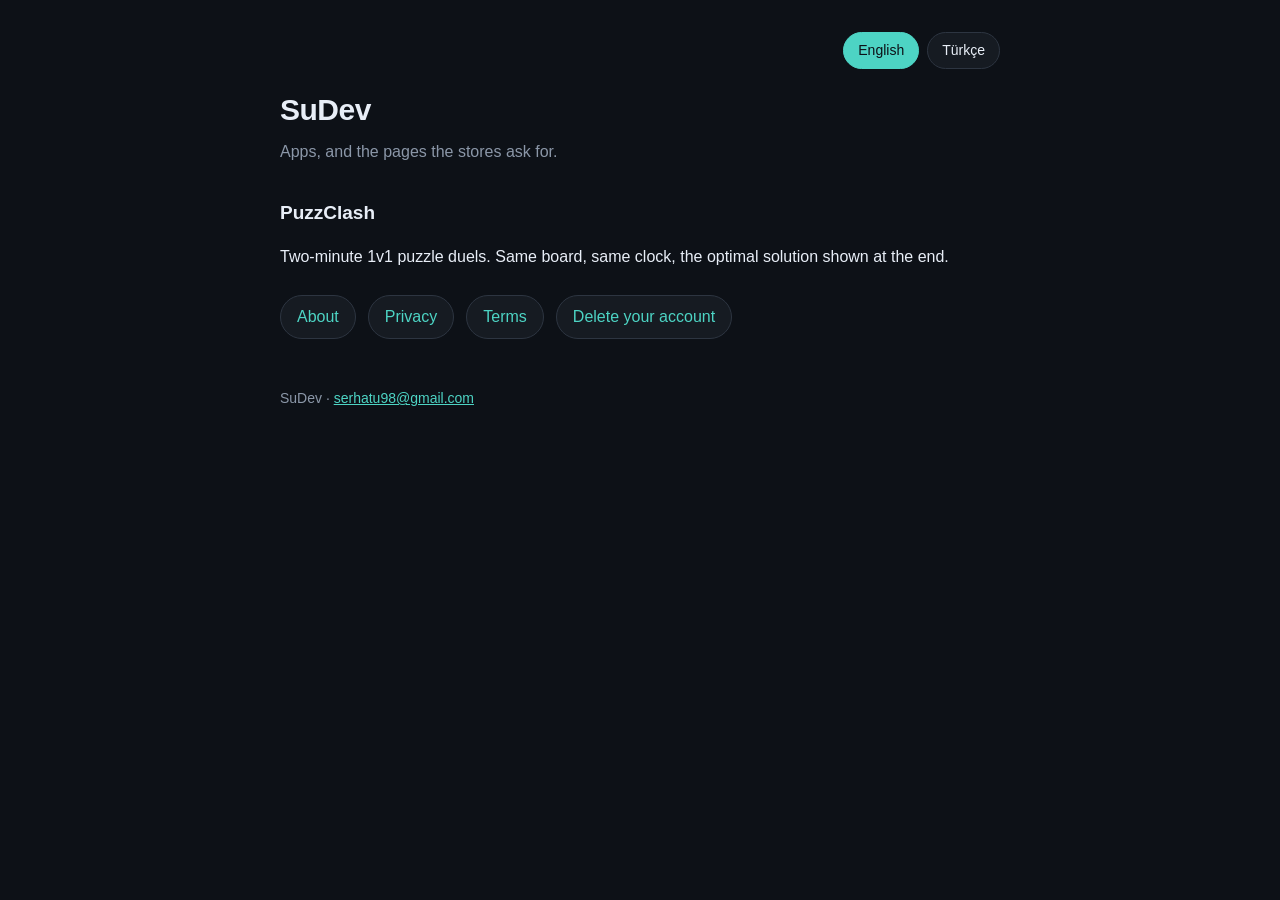
<file: index.html>
<!doctype html>
<html lang="en">
<head>
<meta charset="utf-8">
<meta name="viewport" content="width=device-width, initial-scale=1">
<title>SuDev</title>
<meta name="description" content="Apps by SuDev. Support, privacy policies and account deletion.">
<link rel="icon" href="favicon.png">
<link rel="stylesheet" href="style.css">
<script src="lang.js"></script>
</head>
<body>
<main>
  <div class="langs">
    <button data-set="en" type="button">English</button>
    <button data-set="tr" type="button">Türkçe</button>
  </div>

  <h1>SuDev</h1>

  <div data-lang="en">
    <p class="tagline">Apps, and the pages the stores ask for.</p>
    <h2>PuzzClash</h2>
    <p>Two-minute 1v1 puzzle duels. Same board, same clock, the optimal solution shown at the end.</p>
    <nav>
      <a href="puzzclash/">About</a>
      <a href="puzzclash/privacy.html">Privacy</a>
      <a href="puzzclash/terms.html">Terms</a>
      <a href="puzzclash/delete-account.html">Delete your account</a>
    </nav>
  </div>

  <div data-lang="tr">
    <p class="tagline">Uygulamalar ve mağazaların istediği sayfalar.</p>
    <h2>PuzzClash</h2>
    <p>İki dakikalık 1v1 bulmaca düelloları. Aynı tahta, aynı süre, optimal çözüm sonda.</p>
    <nav>
      <a href="puzzclash/">Tanıtım</a>
      <a href="puzzclash/privacy.html">Gizlilik</a>
      <a href="puzzclash/terms.html">Koşullar</a>
      <a href="puzzclash/delete-account.html">Hesabını sil</a>
    </nav>
  </div>

  <footer>SuDev &middot; <a href="mailto:serhatu98@gmail.com">serhatu98@gmail.com</a></footer>
</main>
</body>
</html>
</file>
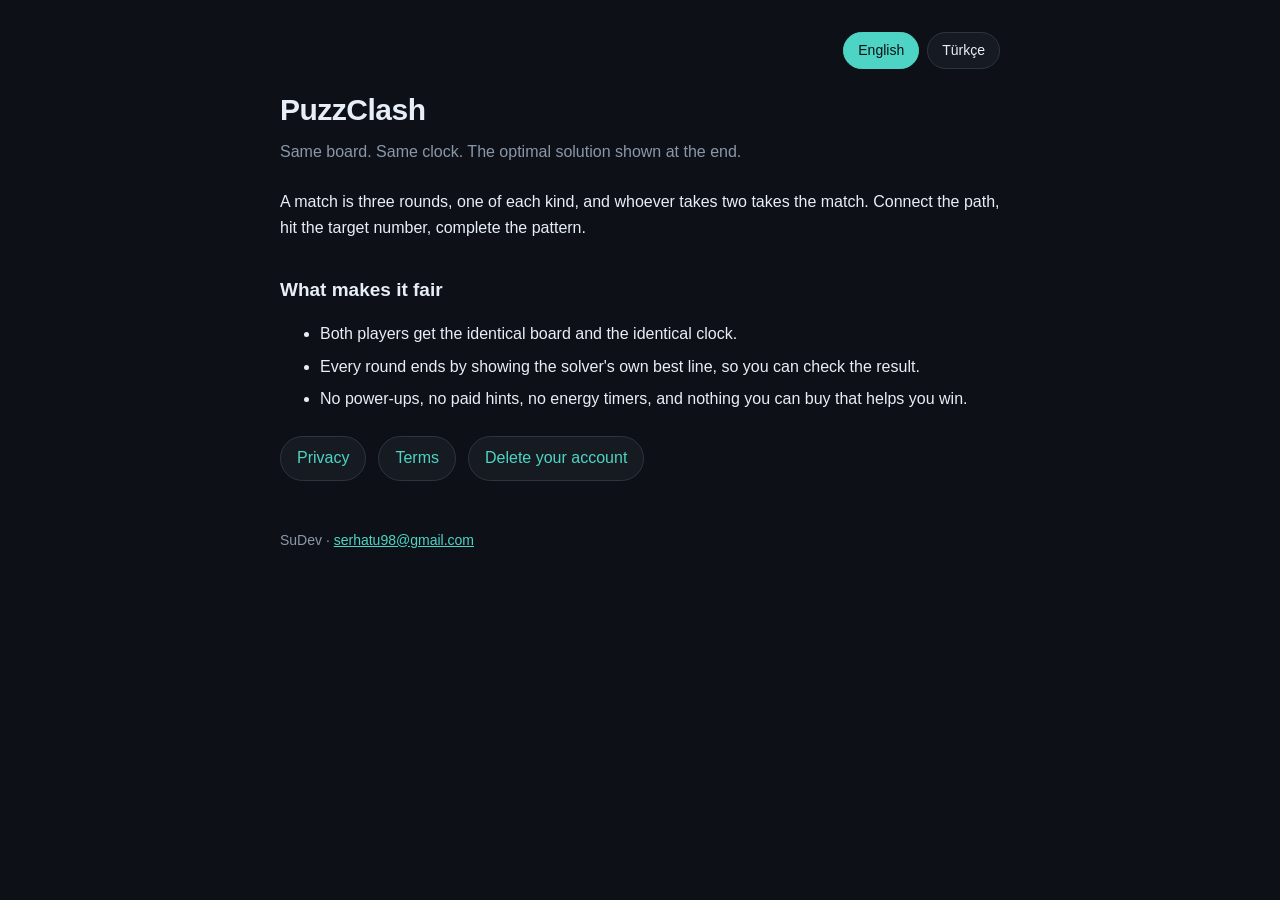
<file: puzzclash/index.html>
<!doctype html>
<html lang="en">
<head>
<meta charset="utf-8">
<meta name="viewport" content="width=device-width, initial-scale=1">
<title>PuzzClash</title>
<meta name="description" content="Two-minute 1v1 puzzle duels. Same board, same clock, optimal solution shown at the end.">
<link rel="icon" href="favicon.png">
<link rel="stylesheet" href="style.css">
<script src="lang.js"></script>
</head>
<body>
<main>
  <div class="langs">
    <button data-set="en" type="button">English</button>
    <button data-set="tr" type="button">Türkçe</button>
  </div>

  <h1>PuzzClash</h1>

  <div data-lang="en">
    <p class="tagline">Same board. Same clock. The optimal solution shown at the end.</p>
    <p>
      A match is three rounds, one of each kind, and whoever takes two takes the match.
      Connect the path, hit the target number, complete the pattern.
    </p>
    <h2>What makes it fair</h2>
    <ul>
      <li>Both players get the identical board and the identical clock.</li>
      <li>Every round ends by showing the solver's own best line, so you can check the result.</li>
      <li>No power-ups, no paid hints, no energy timers, and nothing you can buy that helps you win.</li>
    </ul>
    <nav>
      <a href="privacy.html">Privacy</a>
      <a href="terms.html">Terms</a>
      <a href="delete-account.html">Delete your account</a>
    </nav>
  </div>

  <div data-lang="tr">
    <p class="tagline">Aynı tahta. Aynı süre. Optimal çözüm sonda.</p>
    <p>
      Bir maç üç raunttur, her türden bir tane, ikisini alan maçı alır.
      Yolu bağla, hedef sayıya ulaş, deseni tamamla.
    </p>
    <h2>Adaleti sağlayan ne</h2>
    <ul>
      <li>İki oyuncu birebir aynı tahtayı ve aynı süreyi alır.</li>
      <li>Her raund, çözücünün kendi en iyi çizgisini göstererek biter; sonucu kendin kontrol edersin.</li>
      <li>Güçlendirme yok, ücretli ipucu yok, enerji beklemesi yok, kazanmana yarayan satın alınabilir hiçbir şey yok.</li>
    </ul>
    <nav>
      <a href="privacy.html">Gizlilik</a>
      <a href="terms.html">Koşullar</a>
      <a href="delete-account.html">Hesabını sil</a>
    </nav>
  </div>

  <footer>SuDev &middot; <a href="mailto:serhatu98@gmail.com">serhatu98@gmail.com</a></footer>
</main>
</body>
</html>
</file>
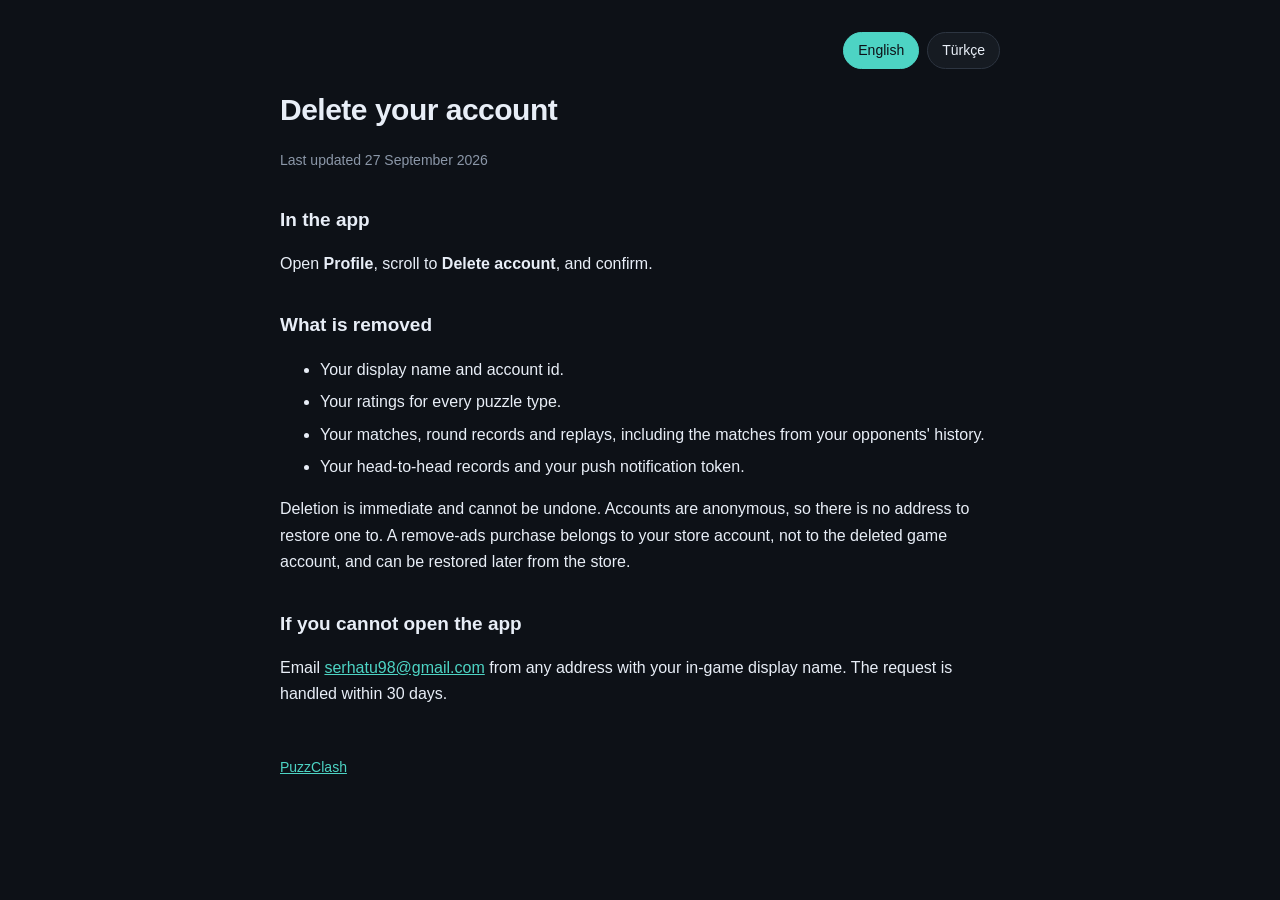
<file: puzzclash/delete-account.html>
<!doctype html>
<html lang="en">
<head>
<meta charset="utf-8">
<meta name="viewport" content="width=device-width, initial-scale=1">
<title>PuzzClash - Delete your account</title>
<link rel="icon" href="favicon.png">
<link rel="stylesheet" href="style.css">
<script src="lang.js"></script>
</head>
<body>
<main>
  <div class="langs">
    <button data-set="en" type="button">English</button>
    <button data-set="tr" type="button">Türkçe</button>
  </div>

  <div data-lang="en">
    <h1>Delete your account</h1>
    <p class="updated">Last updated 27 September 2026</p>

    <h2>In the app</h2>
    <p>Open <strong>Profile</strong>, scroll to <strong>Delete account</strong>, and confirm.</p>

    <h2>What is removed</h2>
    <ul>
      <li>Your display name and account id.</li>
      <li>Your ratings for every puzzle type.</li>
      <li>Your matches, round records and replays, including the matches from your opponents' history.</li>
      <li>Your head-to-head records and your push notification token.</li>
    </ul>
    <p>
      Deletion is immediate and cannot be undone. Accounts are anonymous, so there is no address to
      restore one to. A remove-ads purchase belongs to your store account, not to the deleted game
      account, and can be restored later from the store.
    </p>

    <h2>If you cannot open the app</h2>
    <p>
      Email <a href="mailto:serhatu98@gmail.com">serhatu98@gmail.com</a> from any address with your
      in-game display name. The request is handled within 30 days.
    </p>
  </div>

  <div data-lang="tr">
    <h1>Hesabını sil</h1>
    <p class="updated">Son güncelleme 27 Eylül 2026</p>

    <h2>Uygulamadan</h2>
    <p><strong>Profil</strong>'i aç, <strong>Hesabı sil</strong>'e in ve onayla.</p>

    <h2>Neler kaldırılır</h2>
    <ul>
      <li>Görünen adınız ve hesap kimliğiniz.</li>
      <li>Her bulmaca türü için puanlarınız.</li>
      <li>Maçlarınız, raund kayıtlarınız ve tekrarlarınız; bu maçlar rakiplerinizin geçmişinden de silinir.</li>
      <li>Baş-başa kayıtlarınız ve bildirim anahtarınız.</li>
    </ul>
    <p>
      Silme anında gerçekleşir ve geri alınamaz. Hesaplar anonim olduğu için geri yüklenecek bir
      adres yoktur. Reklam kaldırma satın alımı silinen oyun hesabına değil mağaza hesabınıza aittir
      ve daha sonra mağazadan geri yüklenebilir.
    </p>

    <h2>Uygulamayı açamıyorsanız</h2>
    <p>
      Herhangi bir adresten <a href="mailto:serhatu98@gmail.com">serhatu98@gmail.com</a> adresine
      oyun içi görünen adınızla yazın. Talep 30 gün içinde işlenir.
    </p>
  </div>

  <footer><a href="index.html">PuzzClash</a></footer>
</main>
</body>
</html>
</file>
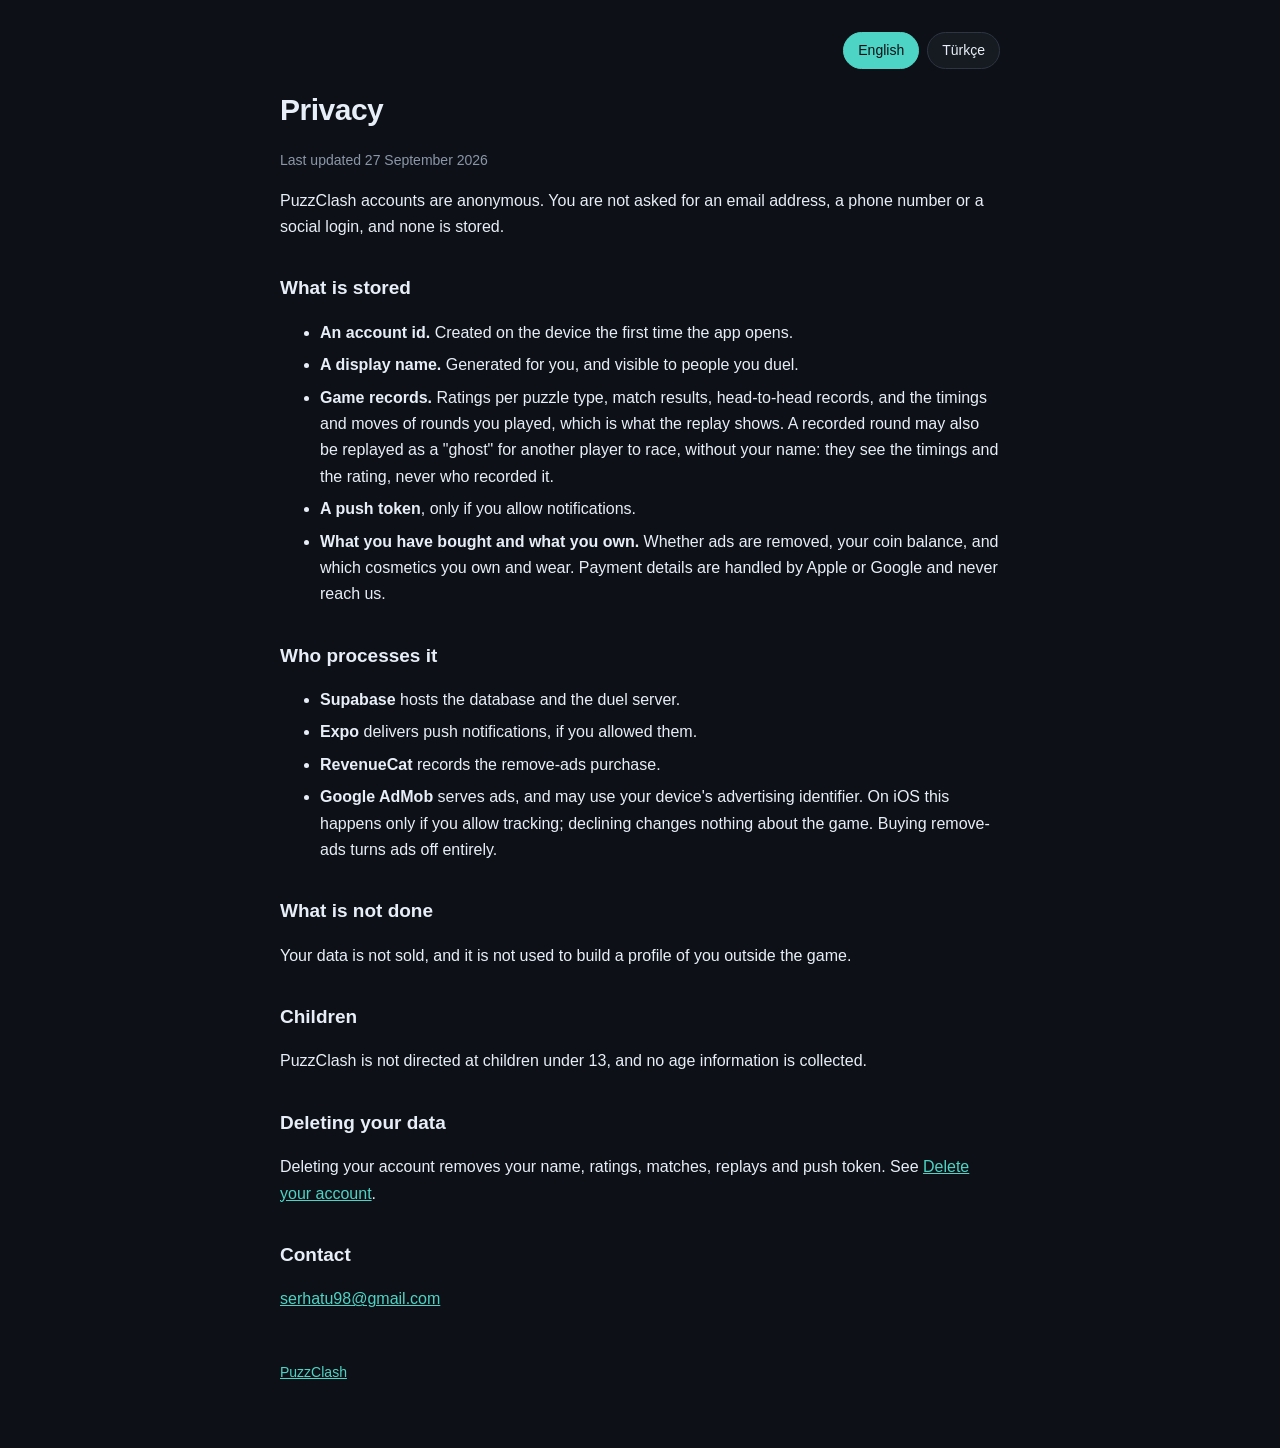
<file: puzzclash/privacy.html>
<!doctype html>
<html lang="en">
<head>
<meta charset="utf-8">
<meta name="viewport" content="width=device-width, initial-scale=1">
<title>PuzzClash - Privacy</title>
<link rel="icon" href="favicon.png">
<link rel="stylesheet" href="style.css">
<script src="lang.js"></script>
</head>
<body>
<main>
  <div class="langs">
    <button data-set="en" type="button">English</button>
    <button data-set="tr" type="button">Türkçe</button>
  </div>

  <div data-lang="en">
    <h1>Privacy</h1>
    <p class="updated">Last updated 27 September 2026</p>
    <p>
      PuzzClash accounts are anonymous. You are not asked for an email address, a phone number or a
      social login, and none is stored.
    </p>

    <h2>What is stored</h2>
    <ul>
      <li><strong>An account id.</strong> Created on the device the first time the app opens.</li>
      <li><strong>A display name.</strong> Generated for you, and visible to people you duel.</li>
      <li><strong>Game records.</strong> Ratings per puzzle type, match results, head-to-head records, and the timings and moves of rounds you played, which is what the replay shows. A recorded round may also be replayed as a "ghost" for another player to race, without your name: they see the timings and the rating, never who recorded it.</li>
      <li><strong>A push token</strong>, only if you allow notifications.</li>
      <li><strong>What you have bought and what you own.</strong> Whether ads are removed, your coin balance, and which cosmetics you own and wear. Payment details are handled by Apple or Google and never reach us.</li>
    </ul>

    <h2>Who processes it</h2>
    <ul>
      <li><strong>Supabase</strong> hosts the database and the duel server.</li>
      <li><strong>Expo</strong> delivers push notifications, if you allowed them.</li>
      <li><strong>RevenueCat</strong> records the remove-ads purchase.</li>
      <li><strong>Google AdMob</strong> serves ads, and may use your device's advertising identifier. On iOS this happens only if you allow tracking; declining changes nothing about the game. Buying remove-ads turns ads off entirely.</li>
    </ul>

    <h2>What is not done</h2>
    <p>Your data is not sold, and it is not used to build a profile of you outside the game.</p>

    <h2>Children</h2>
    <p>PuzzClash is not directed at children under 13, and no age information is collected.</p>

    <h2>Deleting your data</h2>
    <p>
      Deleting your account removes your name, ratings, matches, replays and push token.
      See <a href="delete-account.html">Delete your account</a>.
    </p>

    <h2>Contact</h2>
    <p><a href="mailto:serhatu98@gmail.com">serhatu98@gmail.com</a></p>
  </div>

  <div data-lang="tr">
    <h1>Gizlilik</h1>
    <p class="updated">Son güncelleme 27 Eylül 2026</p>
    <p>
      PuzzClash hesapları anonimdir. E-posta adresi, telefon numarası veya sosyal giriş istenmez ve
      saklanmaz.
    </p>

    <h2>Neler saklanır</h2>
    <ul>
      <li><strong>Bir hesap kimliği.</strong> Uygulama ilk açıldığında cihazda oluşturulur.</li>
      <li><strong>Bir görünen ad.</strong> Sizin için üretilir ve düello yaptığınız kişilere görünür.</li>
      <li><strong>Oyun kayıtları.</strong> Bulmaca türü başına puanlar, maç sonuçları, baş-başa defteri ve oynadığınız raundların süre ve hamle kayıtları; tekrar özelliği bunu gösterir. Kaydedilen bir raund, başka bir oyuncunun yarışması için "hayalet" olarak da oynatılabilir; adınız gösterilmez, yalnızca süreler ve puan görünür.</li>
      <li><strong>Bir bildirim anahtarı</strong>, yalnızca bildirimlere izin verirseniz.</li>
      <li><strong>Neleri satın aldığınız ve neye sahip olduğunuz.</strong> Reklamların kapalı olup olmadığı, jeton bakiyeniz, sahip olduğunuz ve kuşandığınız kozmetikler. Ödeme bilgileri Apple veya Google tarafından işlenir, bize hiç ulaşmaz.</li>
    </ul>

    <h2>Kimler işler</h2>
    <ul>
      <li><strong>Supabase</strong> veritabanını ve düello sunucusunu barındırır.</li>
      <li><strong>Expo</strong> izin verdiyseniz bildirimleri iletir.</li>
      <li><strong>RevenueCat</strong> reklam kaldırma satın alımını kaydeder.</li>
      <li><strong>Google AdMob</strong> reklamları gösterir ve cihazınızın reklam tanımlayıcısını kullanabilir. iOS'ta bu yalnızca takibe izin verirseniz olur; reddetmeniz oyunda hiçbir şeyi değiştirmez. Reklam kaldırmayı satın almak reklamları tamamen kapatır.</li>
    </ul>

    <h2>Yapılmayanlar</h2>
    <p>Verileriniz satılmaz ve oyun dışında sizinle ilgili bir profil oluşturmak için kullanılmaz.</p>

    <h2>Çocuklar</h2>
    <p>PuzzClash 13 yaş altına yönelik değildir ve yaş bilgisi toplanmaz.</p>

    <h2>Verilerinizi silmek</h2>
    <p>
      Hesabınızı silmek adınızı, puanlarınızı, maçlarınızı, tekrarlarınızı ve bildirim anahtarınızı kaldırır.
      Bkz. <a href="delete-account.html">Hesabını sil</a>.
    </p>

    <h2>İletişim</h2>
    <p><a href="mailto:serhatu98@gmail.com">serhatu98@gmail.com</a></p>
  </div>

  <footer><a href="index.html">PuzzClash</a></footer>
</main>
</body>
</html>
</file>
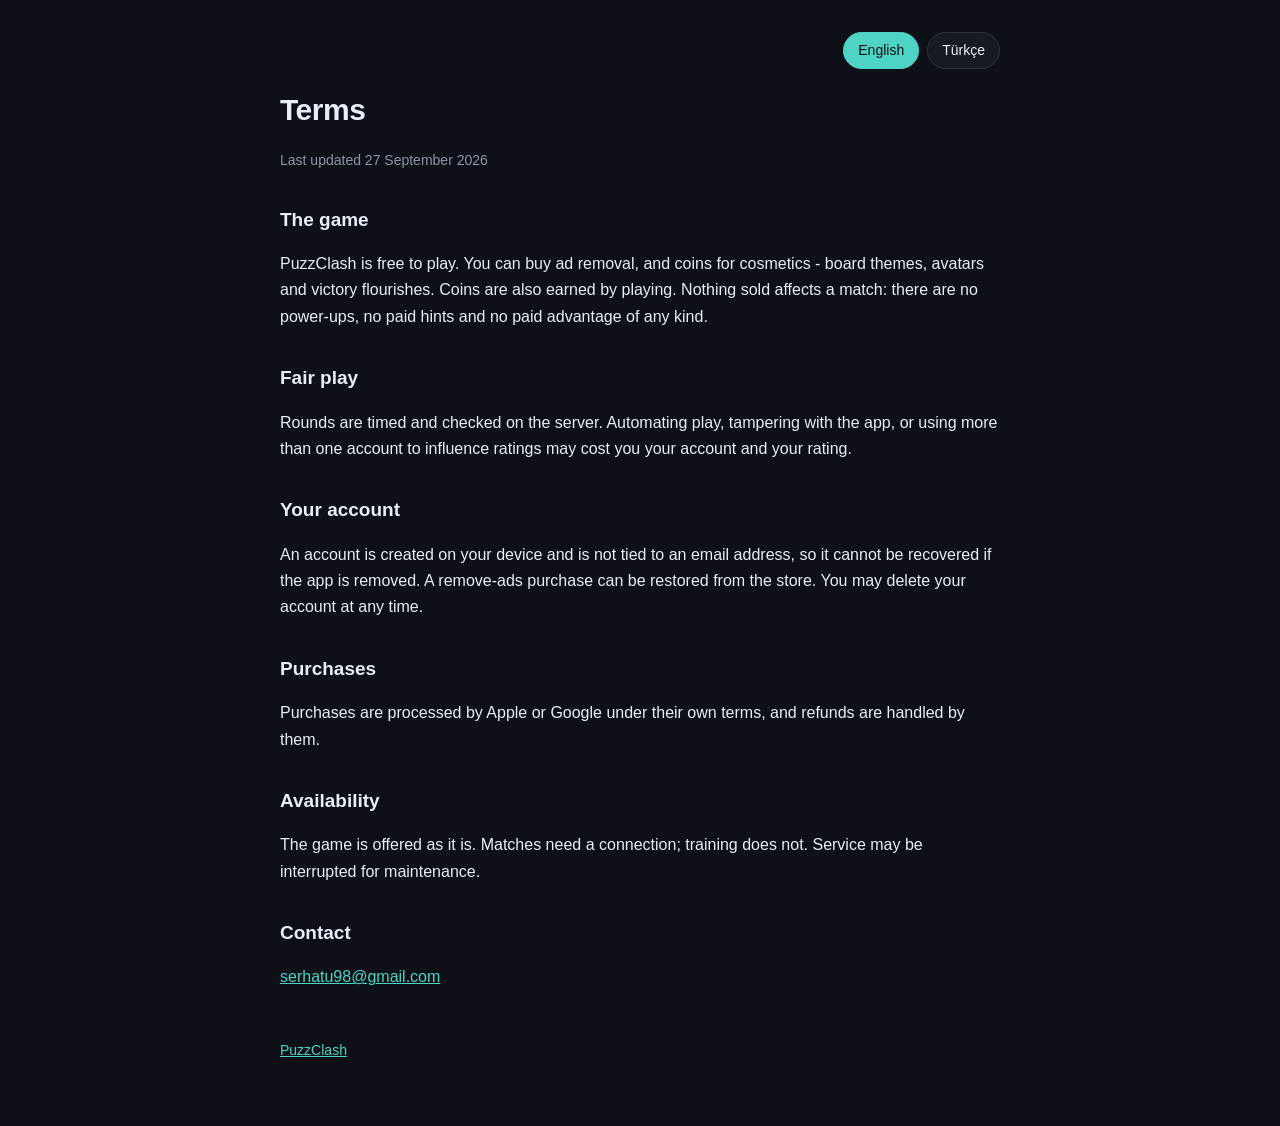
<file: puzzclash/terms.html>
<!doctype html>
<html lang="en">
<head>
<meta charset="utf-8">
<meta name="viewport" content="width=device-width, initial-scale=1">
<title>PuzzClash - Terms</title>
<link rel="icon" href="favicon.png">
<link rel="stylesheet" href="style.css">
<script src="lang.js"></script>
</head>
<body>
<main>
  <div class="langs">
    <button data-set="en" type="button">English</button>
    <button data-set="tr" type="button">Türkçe</button>
  </div>

  <div data-lang="en">
    <h1>Terms</h1>
    <p class="updated">Last updated 27 September 2026</p>

    <h2>The game</h2>
    <p>
      PuzzClash is free to play. You can buy ad removal, and coins for cosmetics - board themes,
      avatars and victory flourishes. Coins are also earned by playing. Nothing sold affects a
      match: there are no power-ups, no paid hints and no paid advantage of any kind.
    </p>

    <h2>Fair play</h2>
    <p>
      Rounds are timed and checked on the server. Automating play, tampering with the app, or using
      more than one account to influence ratings may cost you your account and your rating.
    </p>

    <h2>Your account</h2>
    <p>
      An account is created on your device and is not tied to an email address, so it cannot be
      recovered if the app is removed. A remove-ads purchase can be restored from the store.
      You may delete your account at any time.
    </p>

    <h2>Purchases</h2>
    <p>
      Purchases are processed by Apple or Google under their own terms, and refunds are handled by
      them.
    </p>

    <h2>Availability</h2>
    <p>
      The game is offered as it is. Matches need a connection; training does not. Service may be
      interrupted for maintenance.
    </p>

    <h2>Contact</h2>
    <p><a href="mailto:serhatu98@gmail.com">serhatu98@gmail.com</a></p>
  </div>

  <div data-lang="tr">
    <h1>Koşullar</h1>
    <p class="updated">Son güncelleme 27 Eylül 2026</p>

    <h2>Oyun</h2>
    <p>
      PuzzClash ücretsizdir. Reklam kaldırmayı ve kozmetikler için jeton satın alabilirsiniz: tahta
      temaları, avatarlar ve zafer efektleri. Jetonlar oynayarak da kazanılır. Satılan hiçbir şey
      maçı etkilemez: güçlendirme, ücretli ipucu ve herhangi bir ücretli avantaj yoktur.
    </p>

    <h2>Adil oyun</h2>
    <p>
      Raundların süresi ve doğruluğu sunucuda ölçülür. Oyunu otomatikleştirmek, uygulamayı kurcalamak
      veya puanları etkilemek için birden fazla hesap kullanmak hesabınıza ve puanınıza mal olabilir.
    </p>

    <h2>Hesabınız</h2>
    <p>
      Hesap cihazınızda oluşturulur ve bir e-posta adresine bağlı değildir; bu yüzden uygulama
      kaldırılırsa geri alınamaz. Reklam kaldırma satın alımı mağazadan geri yüklenebilir.
      Hesabınızı dilediğiniz zaman silebilirsiniz.
    </p>

    <h2>Satın almalar</h2>
    <p>
      Satın almalar Apple veya Google tarafından kendi koşullarına göre işlenir, iadeler de onlar
      tarafından yürütülür.
    </p>

    <h2>Kullanılabilirlik</h2>
    <p>
      Oyun olduğu gibi sunulur. Maçlar bağlantı gerektirir, antrenman gerektirmez. Hizmet bakım için
      kesintiye uğrayabilir.
    </p>

    <h2>İletişim</h2>
    <p><a href="mailto:serhatu98@gmail.com">serhatu98@gmail.com</a></p>
  </div>

  <footer><a href="index.html">PuzzClash</a></footer>
</main>
</body>
</html>
</file>
<file: style.css>
:root {
  --bg: #0d1117;
  --panel: #161b22;
  --border: #2d3541;
  --text: #e8eef7;
  --muted: #8b97a8;
  --accent: #4dd4c4;
}

* { box-sizing: border-box; }

body {
  margin: 0;
  padding: 32px 20px 64px;
  background: var(--bg);
  color: var(--text);
  font: 16px/1.65 -apple-system, BlinkMacSystemFont, "Segoe UI", Roboto, sans-serif;
}

main { max-width: 720px; margin: 0 auto; }

h1 { font-size: 30px; letter-spacing: -0.5px; margin: 0 0 4px; }
h2 { font-size: 19px; margin: 32px 0 8px; }
p, li { color: var(--text); }
li { margin-bottom: 6px; }
a { color: var(--accent); }

.tagline { color: var(--muted); margin: 0 0 24px; }
.updated { color: var(--muted); font-size: 14px; }

nav { display: flex; gap: 12px; flex-wrap: wrap; margin: 24px 0 8px; }
nav a {
  border: 1px solid var(--border);
  border-radius: 999px;
  padding: 8px 16px;
  text-decoration: none;
  background: var(--panel);
}

.langs { display: flex; gap: 8px; justify-content: flex-end; margin-bottom: 16px; }
.langs button {
  background: var(--panel);
  color: var(--text);
  border: 1px solid var(--border);
  border-radius: 999px;
  padding: 6px 14px;
  cursor: pointer;
  font: inherit;
  font-size: 14px;
}
.langs button[aria-pressed="true"] { background: var(--accent); color: var(--bg); border-color: var(--accent); }

/* One language is shown at a time; the rest stay in the document for search engines. */
[data-lang] { display: none; }
[data-lang].active { display: block; }

footer { margin-top: 48px; color: var(--muted); font-size: 14px; }
</file>
<file: puzzclash/style.css>
:root {
  --bg: #0d1117;
  --panel: #161b22;
  --border: #2d3541;
  --text: #e8eef7;
  --muted: #8b97a8;
  --accent: #4dd4c4;
}

* { box-sizing: border-box; }

body {
  margin: 0;
  padding: 32px 20px 64px;
  background: var(--bg);
  color: var(--text);
  font: 16px/1.65 -apple-system, BlinkMacSystemFont, "Segoe UI", Roboto, sans-serif;
}

main { max-width: 720px; margin: 0 auto; }

h1 { font-size: 30px; letter-spacing: -0.5px; margin: 0 0 4px; }
h2 { font-size: 19px; margin: 32px 0 8px; }
p, li { color: var(--text); }
li { margin-bottom: 6px; }
a { color: var(--accent); }

.tagline { color: var(--muted); margin: 0 0 24px; }
.updated { color: var(--muted); font-size: 14px; }

nav { display: flex; gap: 12px; flex-wrap: wrap; margin: 24px 0 8px; }
nav a {
  border: 1px solid var(--border);
  border-radius: 999px;
  padding: 8px 16px;
  text-decoration: none;
  background: var(--panel);
}

.langs { display: flex; gap: 8px; justify-content: flex-end; margin-bottom: 16px; }
.langs button {
  background: var(--panel);
  color: var(--text);
  border: 1px solid var(--border);
  border-radius: 999px;
  padding: 6px 14px;
  cursor: pointer;
  font: inherit;
  font-size: 14px;
}
.langs button[aria-pressed="true"] { background: var(--accent); color: var(--bg); border-color: var(--accent); }

/* One language is shown at a time; the rest stay in the document for search engines. */
[data-lang] { display: none; }
[data-lang].active { display: block; }

footer { margin-top: 48px; color: var(--muted); font-size: 14px; }
</file>
